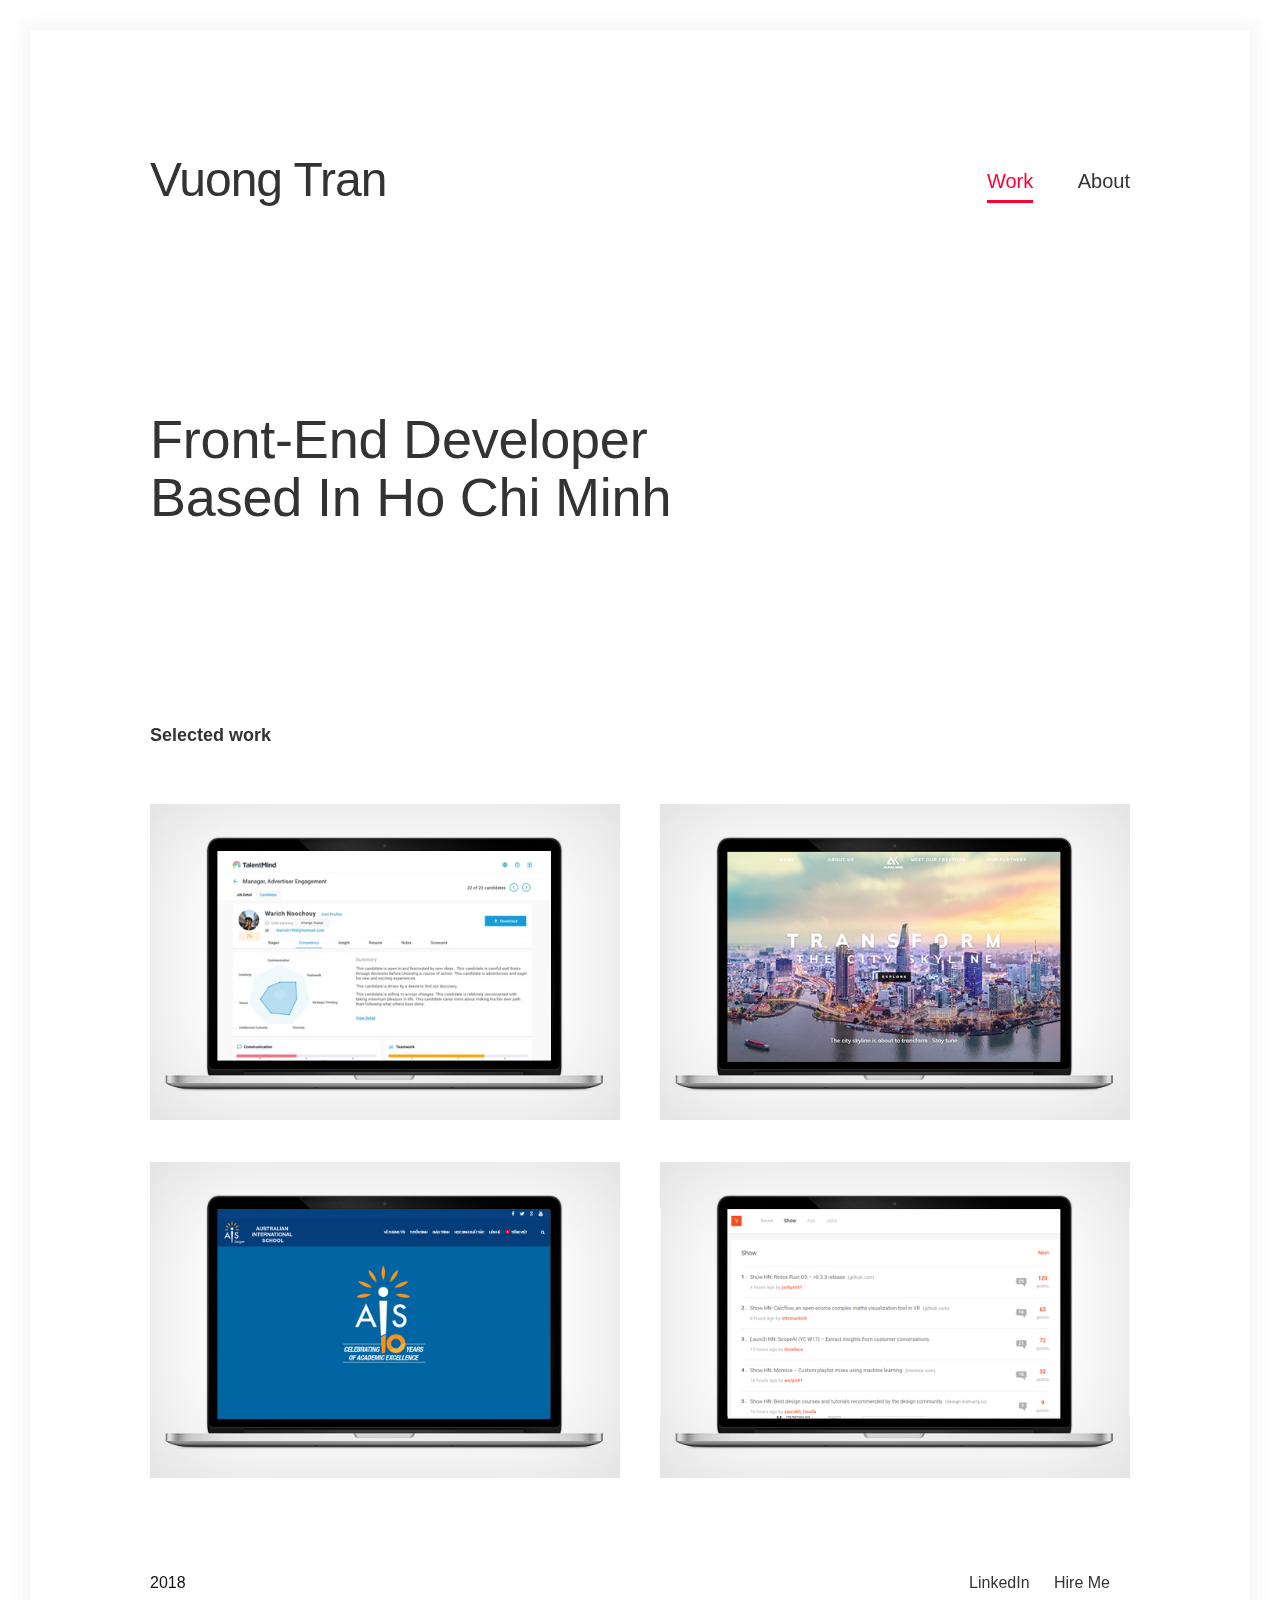
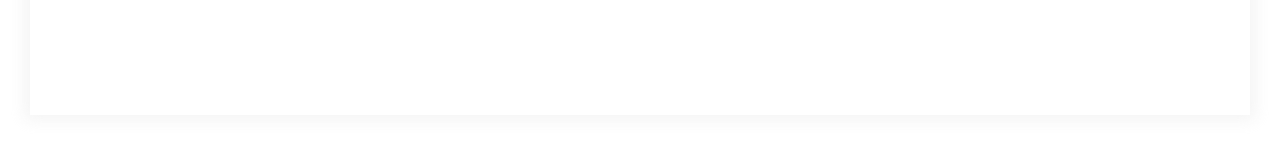
<file: index.html>
﻿<!DOCTYPE html>
<html xmlns="http://www.w3.org/1999/xhtml">
   <head>
      <meta content="text/html; charset=utf-8" http-equiv="Content-Type">
      <title>Vuong Tran</title>
      <meta name="author" content="Vuong Tran" />
      <meta name="description" content="Vuong Tran - Front-End Developer" />
      <meta name="keywords"  content="vuong,tran,vuong tran,vương trần,portfolio,front-end,front end,dev,developer" />
      <meta name="Resource-type" content="Document"/>
      <meta name="viewport" content="width=device-width, initial-scale=1">
      <meta property="og:site_name" content="Vuong Tran"/>
      <meta property="og:title" content="Vuong Tran" />
      <meta property="og:description" content="Vuong Tran - Front-End Developer"/>
      <meta property="og:type" content="website" />
      <meta property="og:url" content="http://vuongtran.co" />
      <link rel="shortcut icon" type="image/x-icon" href="vuongtran90.github.io/images/icon.png" >
      <meta http-equiv="X-UA-Compatible" content="IE=edge">
      <link href='https://fonts.googleapis.com/css?family=Open+Sans:400,600,700,300' rel='stylesheet' type='text/css'>
      <link rel="stylesheet" href="https://maxcdn.bootstrapcdn.com/font-awesome/4.5.0/css/font-awesome.min.css">
      <link href="css/reset.css" rel="stylesheet" type="text/css">
      <link href="css/style.css" rel="stylesheet" type="text/css">
   </head>
      <body>
        <div class="wrapper">
            <div class="inner-wrapper">
                <div class="header">
                    <h1 class="logo animated fadeInUp logo-full"><a href="index.html">Vuong Tran</a></h1>
                    <h1 class="logo animated fadeInUp logo-mobile"><a href="index.html">V</a></h1>
                    <button id="mobile-nav-button" class="mobile-nav-button animated fadeInUp"><span>Toggle Menu</span></button>
                    <nav class="mobile-nav">
                        <ul>
                            <li class=""><a href="index.html">Work</a></li>
                            <li class=""><a href="about.html">About</a></li>
                            <li class=""><a href="mailto:hello@vuongtran.co">Hire me</a></li>
                        </ul>
                    </nav>
                    <ul class="navigation animated fadeInUp">
                        <li><a href="index.html" class="active">Work</a></li>
                        <li><a href="about.html">About</a></li>
                    </ul>
                </div>
                <div class="hero">
                    <h2 class="title">
                        <span class="animated fadeInLeft">front-end developer</span>
                        <span class="animated fadeInUp">Based in Ho chi minh</span>
                    </h2>
                </div>
                <div class="projects animated fadeInUp">
                    <h2>Selected work</h2>
                    <div class="projects_inner">
           
                        <div class="project">
                            <div class="project_thumbnail">
                                <img src="images/img_project_talentmind.jpg" alt="TalentMind">
                            </div>
                            <div class="project_content_container">
                                <div class="project_content">
                                    <div class="h3">
                                        <div>
                                            <span class="project_name"> TalentMind</span>
                                            <span class="project_type">Angular 4</span>
                                        </div>
                                        <span class="project_line"></span>
                                        <ul class="project_tech">
                                            <li><a href="http://screening.talentmind.ai/" target="_blank"><i class="fa fa-share-square-o"></i> <b>Preview</b></a></li>
                                        </ul>
                                    </div>
                                </div>
                            </div>
                        </div>
                       
                        <div class="project">
                            <div class="project_thumbnail">
                                <img src="images/img_project_akr.jpg" alt="Alphaking">
                            </div>
                            <div class="project_content_container">
                                <div class="project_content">
                                    <div class="h3">
                                        <div>
                                            <span class="project_name"> Alphaking</span>
                                            <span class="project_type">HTML5, CSS3, Angular 4</span>
                                        </div>
                                        <span class="project_line"></span>
                                        <ul class="project_tech">
                                            <li><a href="http://www.alphakingvn.com/" target="_blank"><i class="fa fa-share-square-o"></i> <b>Preview</b></a></li>
                                        </ul>
                                    </div>
                                </div>
                            </div>
                        </div>
                       
                        <div class="project">
                            <div class="project_thumbnail">
                                <img src="images/img_project_eca.jpg" alt="csmile">
                            </div>
                            <div class="project_content_container">
                                <div class="project_content">
                                    <div class="h3">
                                        <div>
                                            <span class="project_name"> Australian International School</span>
                                            <span class="project_type">Angular2 with webpack</span>
                                        </div>
                                        <span class="project_line"></span>
                                        <ul class="project_tech">
                                            <li><a href="http://www.aisvietnam.com/" target="_blank"><i class="fa fa-share-square-o"></i> <b>Preview</b></a></li>
                                        </ul>
                                    </div>
                                </div>
                            </div>
                        </div>
                        <div class="project">
                            <div class="project_thumbnail">
                                <img src="images/img_project_hn.jpg" alt="HackerNewsClone">
                            </div>
                            <div class="project_content_container">
                                <div class="project_content">
                                    <div class="h3">
                                        <div>
                                            <span class="project_name"> Hacker News</span>
                                            <span class="project_type">Angular 4 CLI, Training</span>
                                        </div>
                                        <span class="project_line"></span>
                                        <ul class="project_tech">
                                            <li><a href="https://hnews-4a1fe.firebaseapp.com" target="_blank"><i class="fa fa-share-square-o"></i> <b>Preview</b></a></li>
                                            <li><a href="https://github.com/vuongtran90/HN" target="_blank"><i class="fa fa-github"></i> <b>View on Github</b></a></li>
                                        </ul>
                                    </div>
                                </div>
                            </div>
                        </div>
<!--                         <div class="project">
                            <div class="project_thumbnail">
                                <img src="images/img_project_csmile.jpg" alt="csmile">
                            </div>
                            <div class="project_content_container">
                                <div class="project_content">
                                    <div class="h3">
                                        <div>
                                            <span class="project_name">Csmile</span>
                                            <span class="project_type">Front End, Training</span>
                                        </div>
                                        <span class="project_line"></span>
                                        <ul class="project_tech">
                                            <li><a href="http://vuongtran90.github.io/csmile" target="_blank"><i class="fa fa-share-square-o"></i> <b>Preview</b></a></li>
                                            <li><a href="https://github.com/vuongtran90/csmile" target="_blank"><i class="fa fa-github"></i> <b>View on Github</b></a></li>
                                        </ul>
                                    </div>
                                </div>
                            </div>
                        </div> -->
<!--                         <div class="project">
                            <div class="project_thumbnail">
                                <img src="images/img_project_quote.jpg" alt="csmile">
                            </div>
                            <div class="project_content_container">
                                <div class="project_content">
                                    <div class="h3">
                                        <div>
                                            <span class="project_name">Quote</span>
                                            <span class="project_type">Front End, Training</span>
                                        </div>
                                        <span class="project_line"></span>
                                        <ul class="project_tech">
                                            <li><a href="http://vuongtran90.github.io/Quote" target="_blank"><i class="fa fa-share-square-o"></i> <b>Preview</b></a></li>
                                            <li><a href="https://github.com/vuongtran90/Quote" target="_blank"><i class="fa fa-github"></i> <b>View on Github</b></a></li>
                                        </ul>
                                    </div>
                                </div>
                            </div>
                        </div> -->
<!--                         <div class="project">
                            <div class="project_thumbnail">
                                <img src="images/img_project_jobboard.jpg" alt="Jobboard">
                            </div>
                            <div class="project_content_container">
                                <div class="project_content">
                                    <div class="h3">
                                        <div>
                                            <span class="project_name">Job Board</span>
                                            <span class="project_type">Front End, Training</span>
                                        </div>
                                        <span class="project_line"></span>
                                        <ul class="project_tech">
                                            <li><a href="http://vuongtran90.github.io/jobboard" target="_blank"><i class="fa fa-share-square-o"></i> <b>Preview</b></a></li>
                                            <li><a href="https://github.com/vuongtran90/jobboard" target="_blank"><i class="fa fa-github"></i> <b>View on Github</b></a></li>
                                        </ul>
                                    </div>
                                </div>
                            </div>
                        </div> -->
<!--                     <div class="project">
                        <div class="project_thumbnail">
                            <img src="images/img_project_izumi.jpg" alt="izumi">
                        </div>
                        <div class="project_content_container">
                            <div class="project_content">
                                <div class="h3">
                                    <div>
                                        <span class="project_name">Izumi</span>
                                        <span class="project_type">Front End</span>
                                    </div>
                                    <span class="project_line"></span>
                                    <ul class="project_tech">
                                        <li><a href="http://vuongtran90.github.io/izumi" target="_blank"><i class="fa fa-share-square-o"></i> <b>Preview</b></a></li>
                                        <li><a href="https://github.com/vuongtran90/izumi" target="_blank"><i class="fa fa-github"></i> <b>View on Github</b></a></li>
                                    </ul>
                                </div>
                            </div>
                        </div>
                    </div> -->
<!--                     <div class="project">
                        <div class="project_thumbnail">
                            <img src="images/img_project_cowm.jpg" alt="Cowm">
                        </div>
                        <div class="project_content_container">
                            <div class="project_content">
                                <div class="h3">
                                    <div>
                                        <span class="project_name">COWM</span>
                                        <span class="project_type">Front End</span>
                                    </div>
                                    <span class="project_line"></span>
                                    <ul class="project_tech">
                                        <li><a href="http://vuongtran90.github.io/COWM" target="_blank"><i class="fa fa-share-square-o"></i> <b>Preview</b></a></li>
                                        <li><a href="https://github.com/vuongtran90/COWM" target="_blank"><i class="fa fa-github"></i> <b>View on Github</b></a></li>
                                    </ul>
                                </div>
                            </div>
                        </div>
                    </div> -->
<!--                     <div class="project">
                        <div class="project_thumbnail">
                            <img src="images/img_project_glasscube.jpg" alt="glasscube">
                        </div>
                        <div class="project_content_container">
                            <div class="project_content">
                                <div class="h3">
                                    <div>
                                        <span class="project_name">Glasscube</span>
                                        <span class="project_type">Front End</span>
                                    </div>
                                    <span class="project_line"></span>
                                    <ul class="project_tech">
                                        <li><a href="http://vuongtran90.github.io/Glasscube" target="_blank"><i class="fa fa-share-square-o"></i> <b>Preview</b></a></li>
                                        <li><a href="https://github.com/vuongtran90/Glasscube" target="_blank"><i class="fa fa-github"></i> <b>View on Github</b></a></li>
                                    </ul>
                                </div>
                            </div>
                        </div>
                    </div> -->
<!--                     <div class="project">
                        <div class="project_thumbnail">
                            <img src="images/img_project_modus.jpg" alt="Modus">
                        </div>
                        <div class="project_content_container">
                            <div class="project_content">
                                <div class="h3">
                                    <div>
                                        <span class="project_name">Modus Versus</span>
                                        <span class="project_type">Front End, Self-Training</span>
                                    </div>
                                    <span class="project_line"></span>
                                    <ul class="project_tech">
                                        <li><a href="http://vuongtran90.github.io/modus" target="_blank"><i class="fa fa-share-square-o"></i> <b>Preview</b></a></li>
                                        <li><a href="https://github.com/vuongtran90/modus" target="_blank"><i class="fa fa-github"></i> <b>View on Github</b></a></li>
                                    </ul>
                                </div>
                            </div>
                        </div>
                    </div> -->
                    </div>
                </div>
                <div class="footer animated fadeInUp">
                    <p>2018</p>
                    <ul>
                        <li><a href="https://vn.linkedin.com/in/vuongtran90">LinkedIn</a></li>
                        <li><a href="mailto:hello@vuongtran.co">Hire Me</a></li>
                    </ul>
                </div>
            </div>
        </div>
        <script src="http://ajax.googleapis.com/ajax/libs/jquery/1.11.1/jquery.min.js" type="text/javascript"></script>
        <script src="js/main.js"></script>
      </body>
   </html>
</file>
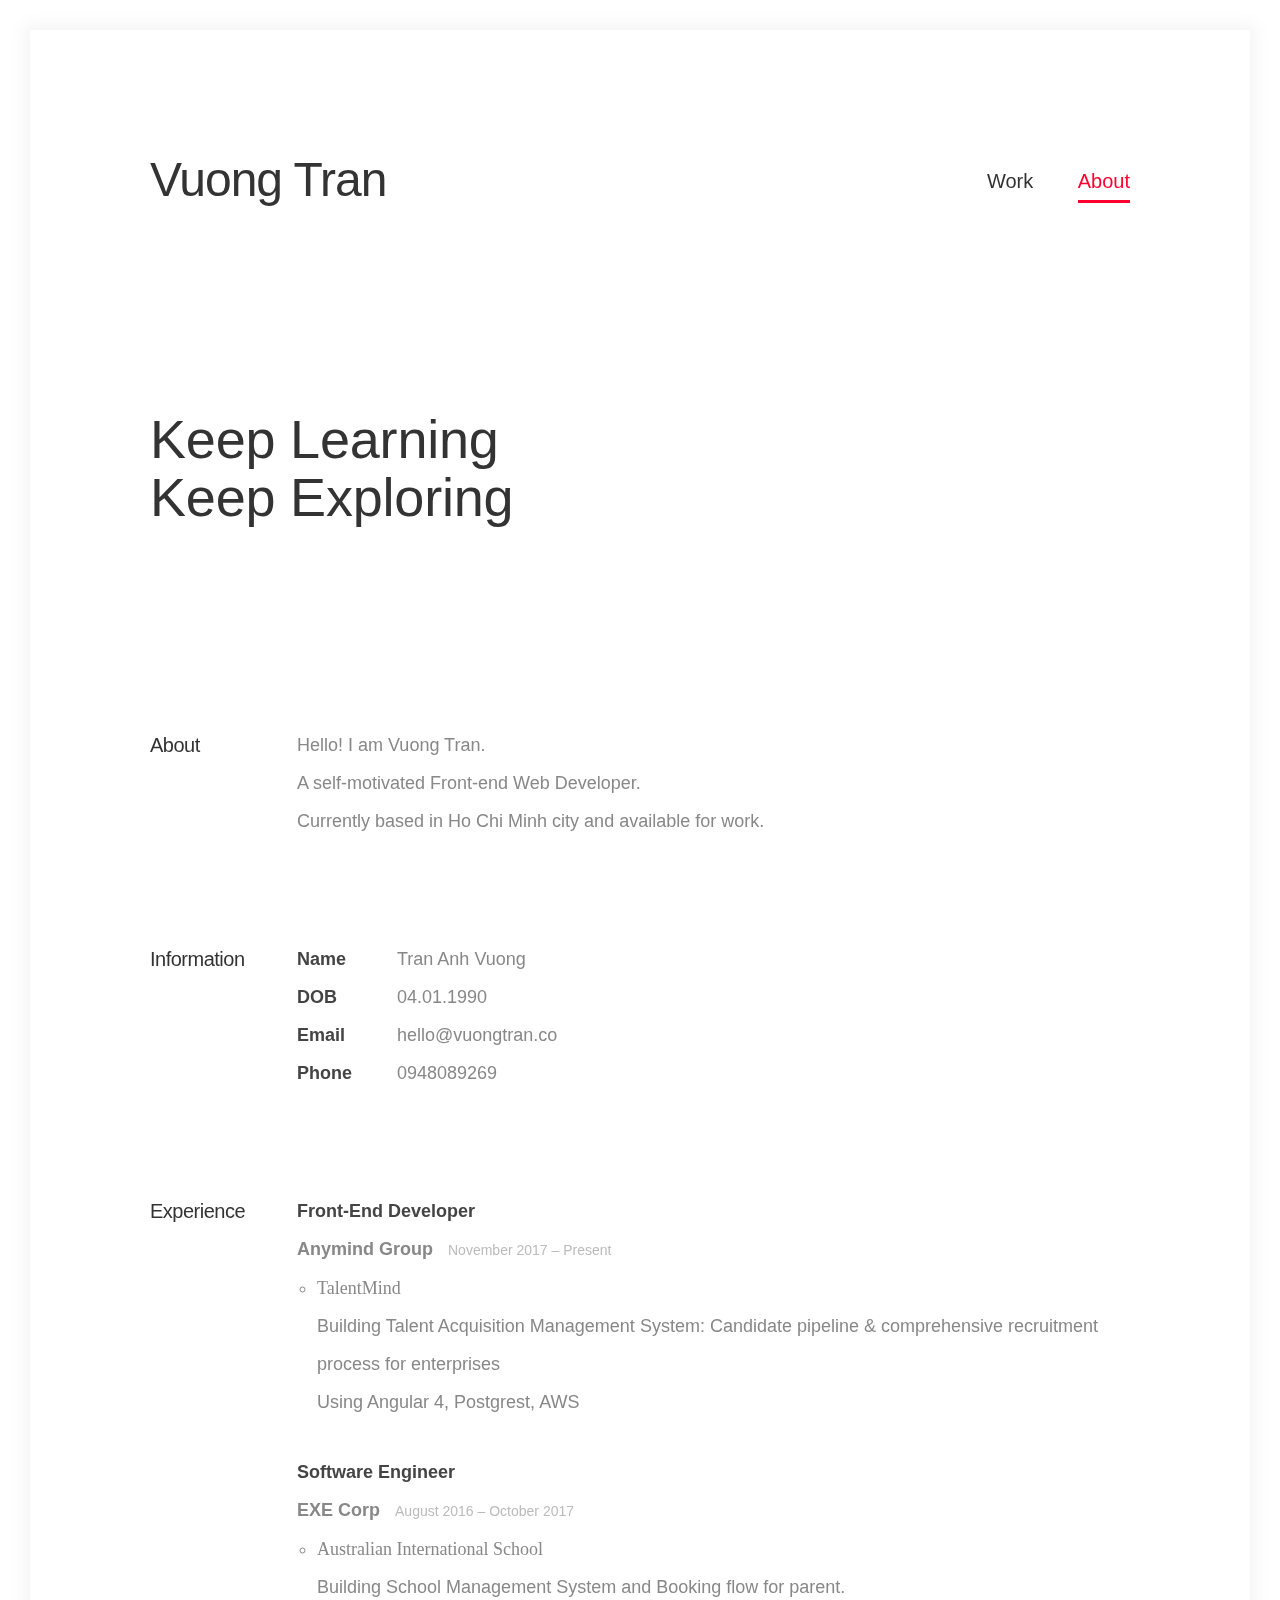
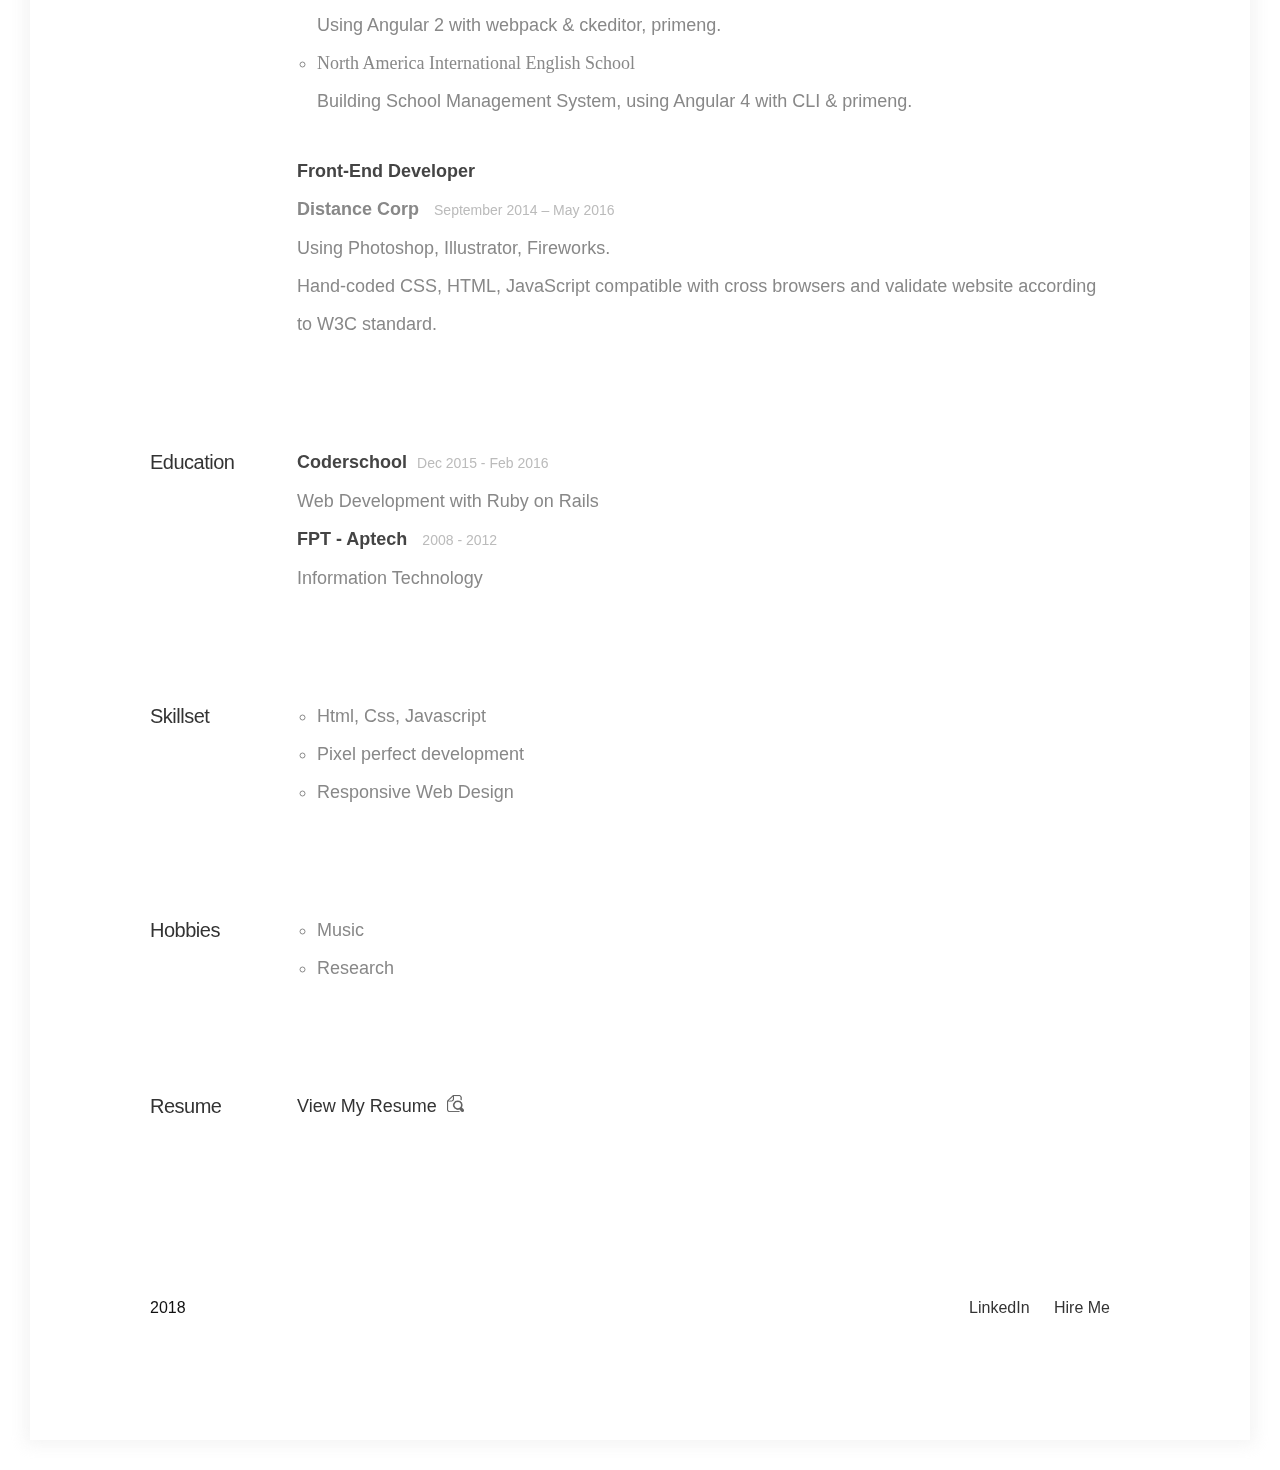
<file: about.html>
<!DOCTYPE html>
<html xmlns="http://www.w3.org/1999/xhtml">
   <head>
      <meta content="text/html; charset=utf-8" http-equiv="Content-Type">
      <title>Vuong Tran</title>
      <meta name="author" content="Vuong Tran" />
      <meta name="description" content="Vuong Tran - Front-End Developer" />
      <meta name="keywords"  content="vuong,tran,vuong tran,vương trần,portfolio,front-end,front end,dev,developer" />
      <meta name="Resource-type" content="Document"/>
      <meta name="viewport" content="width=device-width, initial-scale=1">
      <meta property="og:site_name" content="Vuong Tran"/>
      <meta property="og:title" content="Vuong Tran" />
      <meta property="og:description" content="Vuong Tran - Front-End Developer"/>
      <meta property="og:type" content="website" />
      <meta property="og:url" content="http://vuongtran.co" />
      <link rel="shortcut icon" type="image/x-icon" href="vuongtran90.github.io/images/icon.png" >
      <link href='https://fonts.googleapis.com/css?family=Open+Sans:400,600,700,300' rel='stylesheet' type='text/css'>
      <link href="css/reset.css" rel="stylesheet" type="text/css">
      <link href="css/style.css" rel="stylesheet" type="text/css">
   </head>
      <body>
        <div class="wrapper">
            <div class="inner-wrapper">
                <div class="header">
                    <button id="mobile-nav-button" class="mobile-nav-button animated fadeInUp"><span>Toggle Menu</span></button>
                    <nav class="mobile-nav">
                        <ul>
                            <li class=""><a href="index.html">Work</a></li>
                            <li class=""><a href="about.html">About</a></li>
                            <li class=""><a href="http://github.com/vuongtran90" data-link-type="page-redirect" target="_blank">Github</a></li>
                            <li class=""><a href="mailto:hello@vuongtran.co">Hire me</a></li>
                        </ul>
                    </nav>
                    <h1 class="logo animated fadeInUp logo-full"><a href="index.html"><span>Vuong</span> Tran</a></h1>
                    <h1 class="logo animated fadeInUp logo-mobile"><a href="index.html">V</a></h1>
                    <ul class="navigation animated fadeInUp">
                        <li><a href="index.html">Work</a></li>
                        <li><a href="about.html" class="active">About</a></li>
                    </ul>
                </div>
                <div class="hero">
                    <h2 class="about_hero">
                        <span class="animated fadeInLeft">Keep learning</span><span class="animated fadeInRight">keep exploring</span>
                    </h2>
                </div>
                <div class="content animated fadeInUp">
                    <div class="boxes">
                        <div class="box">
                            <h2 class="title">About</h2>
                            <div>
                                <p><span class="wia">Hello! I am Vuong Tran.</span><br/>
                                A self-motivated Front-end Web Developer.<br/>
                                Currently based in Ho Chi Minh city and available for work.</p>
                            </div>
                        </div>
                        <div class="box">
                            <h2 class="title">Information</h2>
                            <div>
                                <table>
                                    <tr>
                                        <th>Name</th>
                                        <td>Tran Anh Vuong</td>
                                    </tr>
                                    <tr>
                                        <th>DOB</th>
                                        <td>04.01.1990</td>
                                    </tr>
                                    <tr>
                                        <th>Email</th>
                                        <td>hello@vuongtran.co</td>
                                    </tr>
                                    <tr>
                                        <th>Phone</th>
                                        <td>0948089269</td>
                                    </tr>
                                </table>
                            </div>
                        </div>
                        <div class="box">
                            <h2 class="title">Experience</h2>
                            <div>
                               
                                <h3>Front-End Developer</h3>
                                <ul>
                                <li class="fw600">Anymind Group <span class="time">November 2017 – Present</span></li>
                                </ul>
                                <ul class="circle_list mb2r">
                                    <li>
                                        <p class="about_project_name">TalentMind</p>
                                        <p>Building Talent Acquisition Management System: Candidate pipeline & comprehensive recruitment process for enterprises</p>
                                        <p>Using Angular 4, Postgrest, AWS</p>
                                    </li>
                                </ul>
                               
                                <h3>Software Engineer</h3>
                                <ul>
                                <li class="fw600">EXE Corp <span class="time">August 2016 – October 2017</span></li>
                                </ul>
                                <ul class="circle_list mb2r">
                                    <li>
                                        <p class="about_project_name">Australian International School</p>
                                        <p>Building School Management System and Booking flow for parent.</p>
                                        <p>Using Angular 2 with webpack & ckeditor, primeng.</p>
                                    </li>
                                    <li>
                                        <p class="about_project_name">North America International English School</p>
                                        <p>Building School Management System, using Angular 4 with CLI & primeng.</p>
                                    </li>
                                </ul>
                                <h3>Front-End Developer</h3>
                                <ul>
                                    <li class="fw600">Distance Corp <span class="time">September 2014 – May 2016</span></li>
                                </ul>
                                <ul>
                                    <li>Using Photoshop, Illustrator, Fireworks.</li>
                                    <li>Hand-coded CSS, HTML, JavaScript compatible with cross browsers and validate website according to W3C standard.</li>
                                </ul>
                            </div>
                        </div>
                        <div class="box">
                            <h2 class="title">Education</h2>
                            <div>                           
                                <h3>Coderschool<span class="time">Dec 2015 - Feb 2016</span></h3>
                                <ul>
                                    <li>Web Development with Ruby on Rails</li>
                                </ul>
                                <h3>FPT - Aptech <span class="time">2008 - 2012</span></h3>
                                <ul>
                                    <li>Information Technology</li>
                                </ul>
                            </div>
                        </div>
                        <div class="box">
                            <h2 class="title">Skillset</h2>
                            <div>
                                <ul class="circle_list">
                                    <li>Html, Css, Javascript</li>
                                    <li>Pixel perfect development</li>
                                    <li>Responsive Web Design</li>
                                </ul>

                            </div>
                        </div>
                        <div class="box">
                            <h2 class="title">Hobbies</h2>
                            <div>
                                <ul class="circle_list">
                                    <li>Music</li>
                                    <li>Research</li>
                                </ul>
                            </div>
                        </div>
                        <div class="box">
                            <h2 class="title">Resume</h2>
                            <div>
                                <p><a href="Resume_2018.pdf">View My Resume <img src="images/view_icon.png" class="view_icon" alt="viewicon"></a></p>
                            </div>
                        </div>
                    </div>
                </div>
        </div>
        <div class="footer animated fadeInUp">
            <p>2018</p>
            <ul>
                <li><a href="https://vn.linkedin.com/in/vuongtran90">LinkedIn</a></li>
                <li><a href="mailto:hello@vuongtran.co">Hire Me</a></li>
            </ul>
        </div>
        <script src="http://ajax.googleapis.com/ajax/libs/jquery/1.11.1/jquery.min.js" type="text/javascript"></script>
        <script src="js/main.js"></script>
        </div>
    </body>
</html>
</file>
<file: css/style.css>
@font-face {
  font-family: 'Apercu bold italic';
  src: url('https://daks2k3a4ib2z.cloudfront.net/56e7dd1a0b15f5eb36389d7f/56f0c8f2d619bdc13d3d2792_apercu_bold_italic-webfont.woff2') format('woff2'), url('https://daks2k3a4ib2z.cloudfront.net/56e7dd1a0b15f5eb36389d7f/56f0c8f17a0b2d237271c00c_apercu_bold_italic-webfont.eot') format('embedded-opentype'), url('https://daks2k3a4ib2z.cloudfront.net/56e7dd1a0b15f5eb36389d7f/56f0c8f27a0b2d237271c00e_apercu_bold_italic-webfont.woff') format('woff'), url('https://daks2k3a4ib2z.cloudfront.net/56e7dd1a0b15f5eb36389d7f/56f0c8f17a0b2d237271c00d_apercu_bold_italic-webfont.ttf') format('truetype'), url('https://daks2k3a4ib2z.cloudfront.net/56e7dd1a0b15f5eb36389d7f/56f0c8f220b4d4ca3dde3a6f_apercu_bold_italic-webfont.svg') format('svg');
  font-weight: 400;
  font-style: italic;
}
@font-face {
  font-family: 'Apercu bold';
  src: url('https://daks2k3a4ib2z.cloudfront.net/56e7dd1a0b15f5eb36389d7f/56f2561f11273cb52ac47e24_apercu_bold-webfont.woff2') format('woff2'), url('https://daks2k3a4ib2z.cloudfront.net/56e7dd1a0b15f5eb36389d7f/56f2561e92936c517e191efc_apercu_bold-webfont.eot') format('embedded-opentype'), url('https://daks2k3a4ib2z.cloudfront.net/56e7dd1a0b15f5eb36389d7f/56f2561f3b646f43524abce8_apercu_bold-webfont.woff') format('woff'), url('https://daks2k3a4ib2z.cloudfront.net/56e7dd1a0b15f5eb36389d7f/56f2561f6d1541507eedcbe3_apercu_bold-webfont.ttf') format('truetype'), url('https://daks2k3a4ib2z.cloudfront.net/56e7dd1a0b15f5eb36389d7f/56f2561f6d1541507eedcbe4_apercu_bold-webfont.svg') format('svg');
  font-weight: 400;
  font-style: normal;
}
@font-face {
  font-family: 'Apercu italic';
  src: url('https://daks2k3a4ib2z.cloudfront.net/56e7dd1a0b15f5eb36389d7f/56f25bac11273cb52ac48541_apercu_italic-webfont.woff2') format('woff2'), url('https://daks2k3a4ib2z.cloudfront.net/56e7dd1a0b15f5eb36389d7f/56f25bac92936c517e192164_apercu_italic-webfont.eot') format('embedded-opentype'), url('https://daks2k3a4ib2z.cloudfront.net/56e7dd1a0b15f5eb36389d7f/56f25bac11273cb52ac48542_apercu_italic-webfont.woff') format('woff'), url('https://daks2k3a4ib2z.cloudfront.net/56e7dd1a0b15f5eb36389d7f/56f25bac3b646f43524ac2bc_apercu_italic-webfont.ttf') format('truetype'), url('https://daks2k3a4ib2z.cloudfront.net/56e7dd1a0b15f5eb36389d7f/56f25bac32bf3fb02ad125c6_apercu_italic-webfont.svg') format('svg');
  font-weight: 400;
  font-style: italic;
}
@font-face {
  font-family: 'Apercu light italic';
  src: url('https://daks2k3a4ib2z.cloudfront.net/56e7dd1a0b15f5eb36389d7f/56f25c08acfdc04c5240666a_apercu_light_italic-webfont.woff2') format('woff2'), url('https://daks2k3a4ib2z.cloudfront.net/56e7dd1a0b15f5eb36389d7f/56f25c0892936c517e192172_apercu_light_italic-webfont.eot') format('embedded-opentype'), url('https://daks2k3a4ib2z.cloudfront.net/56e7dd1a0b15f5eb36389d7f/56f25c0892936c517e192173_apercu_light_italic-webfont.woff') format('woff'), url('https://daks2k3a4ib2z.cloudfront.net/56e7dd1a0b15f5eb36389d7f/56f25c0892936c517e192174_apercu_light_italic-webfont.ttf') format('truetype'), url('https://daks2k3a4ib2z.cloudfront.net/56e7dd1a0b15f5eb36389d7f/56f25c0892936c517e192175_apercu_light_italic-webfont.svg') format('svg');
  font-weight: 400;
  font-style: italic;
}
@font-face {
  font-family: 'Apercu light';
  src: url('https://daks2k3a4ib2z.cloudfront.net/56e7dd1a0b15f5eb36389d7f/56f266522da54da36eb45d53_apercu_light-webfont.woff2') format('woff2'), url('https://daks2k3a4ib2z.cloudfront.net/56e7dd1a0b15f5eb36389d7f/56f2665292936c517e1939c7_apercu_light-webfont.eot') format('embedded-opentype'), url('https://daks2k3a4ib2z.cloudfront.net/56e7dd1a0b15f5eb36389d7f/56f266523b646f43524ad719_apercu_light-webfont.woff') format('woff'), url('https://daks2k3a4ib2z.cloudfront.net/56e7dd1a0b15f5eb36389d7f/56f266522da54da36eb45d54_apercu_light-webfont.ttf') format('truetype'), url('https://daks2k3a4ib2z.cloudfront.net/56e7dd1a0b15f5eb36389d7f/56f2665292936c517e1939c8_apercu_light-webfont.svg') format('svg');
  font-weight: 400;
  font-style: normal;
}
@font-face {
  font-family: 'Apercu medium italic';
  src: url('https://daks2k3a4ib2z.cloudfront.net/56e7dd1a0b15f5eb36389d7f/56f25c5632bf3fb02ad1261b_apercu_medium_italic-webfont.woff2') format('woff2'), url('https://daks2k3a4ib2z.cloudfront.net/56e7dd1a0b15f5eb36389d7f/56f25c563b646f43524ac2e1_apercu_medium_italic-webfont.eot') format('embedded-opentype'), url('https://daks2k3a4ib2z.cloudfront.net/56e7dd1a0b15f5eb36389d7f/56f25c5611273cb52ac4861e_apercu_medium_italic-webfont.woff') format('woff'), url('https://daks2k3a4ib2z.cloudfront.net/56e7dd1a0b15f5eb36389d7f/56f25c56acfdc04c5240666d_apercu_medium_italic-webfont.ttf') format('truetype'), url('https://daks2k3a4ib2z.cloudfront.net/56e7dd1a0b15f5eb36389d7f/56f25c566d1541507eedd2b5_apercu_medium_italic-webfont.svg') format('svg');
  font-weight: 400;
  font-style: italic;
}
@font-face {
  font-family: 'Apercu medium';
  src: url('https://daks2k3a4ib2z.cloudfront.net/56e7dd1a0b15f5eb36389d7f/56f25c8711273cb52ac48765_apercu_medium-webfont.woff2') format('woff2'), url('https://daks2k3a4ib2z.cloudfront.net/56e7dd1a0b15f5eb36389d7f/56f25c8792936c517e1921a5_apercu_medium-webfont.eot') format('embedded-opentype'), url('https://daks2k3a4ib2z.cloudfront.net/56e7dd1a0b15f5eb36389d7f/56f25c876d1541507eedd2ba_apercu_medium-webfont.woff') format('woff'), url('https://daks2k3a4ib2z.cloudfront.net/56e7dd1a0b15f5eb36389d7f/56f25c8832bf3fb02ad1261e_apercu_medium-webfont.ttf') format('truetype'), url('https://daks2k3a4ib2z.cloudfront.net/56e7dd1a0b15f5eb36389d7f/56f25c883b646f43524ac2e6_apercu_medium-webfont.svg') format('svg');
  font-weight: 400;
  font-style: normal;
}
@font-face {
  font-family: 'Apercu mono';
  src: url('https://daks2k3a4ib2z.cloudfront.net/56e7dd1a0b15f5eb36389d7f/56f25cb192936c517e1923d0_apercu_mono-webfont.woff2') format('woff2'), url('https://daks2k3a4ib2z.cloudfront.net/56e7dd1a0b15f5eb36389d7f/56f25cb13b646f43524ac2f8_apercu_mono-webfont.eot') format('embedded-opentype'), url('https://daks2k3a4ib2z.cloudfront.net/56e7dd1a0b15f5eb36389d7f/56f25cb16d1541507eedd2bf_apercu_mono-webfont.woff') format('woff'), url('https://daks2k3a4ib2z.cloudfront.net/56e7dd1a0b15f5eb36389d7f/56f25cb192936c517e1923d1_apercu_mono-webfont.ttf') format('truetype'), url('https://daks2k3a4ib2z.cloudfront.net/56e7dd1a0b15f5eb36389d7f/56f25cb132bf3fb02ad12624_apercu_mono-webfont.svg') format('svg');
  font-weight: 400;
  font-style: normal;
}
@font-face {
  font-family: 'Apercu regular';
  src: url('https://daks2k3a4ib2z.cloudfront.net/56e7dd1a0b15f5eb36389d7f/56f25ccb32bf3fb02ad12627_apercu_regular-webfont.woff2') format('woff2'), url('https://daks2k3a4ib2z.cloudfront.net/56e7dd1a0b15f5eb36389d7f/56f25ccb3b646f43524ac2fc_apercu_regular-webfont.eot') format('embedded-opentype'), url('https://daks2k3a4ib2z.cloudfront.net/56e7dd1a0b15f5eb36389d7f/56f25ccb6d1541507eedd31e_apercu_regular-webfont.woff') format('woff'), url('https://daks2k3a4ib2z.cloudfront.net/56e7dd1a0b15f5eb36389d7f/56f25ccb11273cb52ac4876f_apercu_regular-webfont.ttf') format('truetype'), url('https://daks2k3a4ib2z.cloudfront.net/56e7dd1a0b15f5eb36389d7f/56f25ccbacfdc04c52406679_apercu_regular-webfont.svg') format('svg');
  font-weight: 400;
  font-style: normal;
}
@font-face {
  font-family: 'Tiempos text regular italic';
  src: url('https://daks2k3a4ib2z.cloudfront.net/56e7dd1a0b15f5eb36389d7f/56f2685192936c517e193f06_tiempos_text_regular_italic-webfont.woff2') format('woff2'), url('https://daks2k3a4ib2z.cloudfront.net/56e7dd1a0b15f5eb36389d7f/56f268512da54da36eb45e57_tiempos_text_regular_italic-webfont.eot') format('embedded-opentype'), url('https://daks2k3a4ib2z.cloudfront.net/56e7dd1a0b15f5eb36389d7f/56f268512da54da36eb45e58_tiempos_text_regular_italic-webfont.woff') format('woff'), url('https://daks2k3a4ib2z.cloudfront.net/56e7dd1a0b15f5eb36389d7f/56f268513b646f43524ada47_tiempos_text_regular_italic-webfont.ttf') format('truetype'), url('https://daks2k3a4ib2z.cloudfront.net/56e7dd1a0b15f5eb36389d7f/56f268513b646f43524ada48_tiempos_text_regular_italic-webfont.svg') format('svg');
  font-weight: 400;
  font-style: italic;
}
@font-face {
  font-family: 'Tiempos text regular';
  src: url('https://daks2k3a4ib2z.cloudfront.net/56e7dd1a0b15f5eb36389d7f/56f26891d9cb98a86e4de78f_tiempos_text_regular-webfont.woff2') format('woff2'), url('https://daks2k3a4ib2z.cloudfront.net/56e7dd1a0b15f5eb36389d7f/56f268912da54da36eb45ea0_tiempos_text_regular-webfont.eot') format('embedded-opentype'), url('https://daks2k3a4ib2z.cloudfront.net/56e7dd1a0b15f5eb36389d7f/56f26891d9cb98a86e4de790_tiempos_text_regular-webfont.woff') format('woff'), url('https://daks2k3a4ib2z.cloudfront.net/56e7dd1a0b15f5eb36389d7f/56f26892d9cb98a86e4de791_tiempos_text_regular-webfont.ttf') format('truetype'), url('https://daks2k3a4ib2z.cloudfront.net/56e7dd1a0b15f5eb36389d7f/56f26892d9cb98a86e4de792_tiempos_text_regular-webfont.svg') format('svg');
  font-weight: 400;
  font-style: normal;
}
@font-face {
  font-family: 'Tiempos text semibold italic';
  src: url('https://daks2k3a4ib2z.cloudfront.net/56e7dd1a0b15f5eb36389d7f/56f268c8acfdc04c52407686_tiempos_text_semibold_italic-webfont.woff2') format('woff2'), url('https://daks2k3a4ib2z.cloudfront.net/56e7dd1a0b15f5eb36389d7f/56f268c892936c517e193fca_tiempos_text_semibold_italic-webfont.eot') format('embedded-opentype'), url('https://daks2k3a4ib2z.cloudfront.net/56e7dd1a0b15f5eb36389d7f/56f268c83b646f43524adb66_tiempos_text_semibold_italic-webfont.woff') format('woff'), url('https://daks2k3a4ib2z.cloudfront.net/56e7dd1a0b15f5eb36389d7f/56f268c992936c517e193fcb_tiempos_text_semibold_italic-webfont.ttf') format('truetype'), url('https://daks2k3a4ib2z.cloudfront.net/56e7dd1a0b15f5eb36389d7f/56f268c9d9cb98a86e4de797_tiempos_text_semibold_italic-webfont.svg') format('svg');
  font-weight: 400;
  font-style: italic;
}
@font-face {
  font-family: 'Tiempos text semibold';
  src: url('https://daks2k3a4ib2z.cloudfront.net/56e7dd1a0b15f5eb36389d7f/56f269023b646f43524adb83_tiempos_text_semibold-webfont.woff2') format('woff2'), url('https://daks2k3a4ib2z.cloudfront.net/56e7dd1a0b15f5eb36389d7f/56f26902d9cb98a86e4de7ab_tiempos_text_semibold-webfont.eot') format('embedded-opentype'), url('https://daks2k3a4ib2z.cloudfront.net/56e7dd1a0b15f5eb36389d7f/56f269023b646f43524adb84_tiempos_text_semibold-webfont.woff') format('woff'), url('https://daks2k3a4ib2z.cloudfront.net/56e7dd1a0b15f5eb36389d7f/56f2690292936c517e193fd7_tiempos_text_semibold-webfont.ttf') format('truetype'), url('https://daks2k3a4ib2z.cloudfront.net/56e7dd1a0b15f5eb36389d7f/56f26902d9cb98a86e4de7ac_tiempos_text_semibold-webfont.svg') format('svg');
  font-weight: 400;
  font-style: normal;
}
@font-face {
  font-family: 'Tiemposheadline';
  src: url('https://daks2k3a4ib2z.cloudfront.net/56e7dd1a0b15f5eb36389d7f/5996a8167488150001d1c08a_TiemposHeadline-Medium.eot') format('embedded-opentype'), url('https://daks2k3a4ib2z.cloudfront.net/56e7dd1a0b15f5eb36389d7f/5996a8166dd4d50001b7f385_TiemposHeadline-Medium.woff') format('woff'), url('https://daks2k3a4ib2z.cloudfront.net/56e7dd1a0b15f5eb36389d7f/5996a8163f1ad60001cd0169_TiemposHeadline-Medium.ttf') format('truetype'), url('https://daks2k3a4ib2z.cloudfront.net/56e7dd1a0b15f5eb36389d7f/5996a8167488150001d1c08b_TiemposHeadline-Medium.otf') format('opentype');
  font-weight: 400;
  font-style: normal;
}

a {
text-decoration: none;
color: #333;
}
body {    
font-family: 'Apercu light', sans-serif;
font-size: 16px;
opacity: 1;
display: block;
transition: opacity 600ms ease-in;
color: #333;
padding: 30px;
}
p,ul li {
line-height: 25px;
color: #666;
}
html {
text-rendering: optimizeLegibility !important;
-webkit-font-smoothing: antialiased !important;
}
.mb2r {
margin-bottom: 2rem;
}
.wrapper {
width: 100%;
margin: 0 auto;
padding: 120px;
box-shadow: 0 0 15px 5px rgba(241, 241, 241, 0.8);
-webkit-transition: margin 250ms cubic-bezier(.25,.46,.45,.94),border .4s cubic-bezier(.55,.085,.68,.53);
transition: margin 250ms cubic-bezier(.25,.46,.45,.94),border .4s cubic-bezier(.55,.085,.68,.53);
text-decoration: none;
}
.inner-wrapper {       
position: relative;
width: 100%;
height: 100%;
max-width: 1200px;
margin: 0 auto;
}
.header {
margin: 0 auto;
}
.wrapper:after,
.header:after {
content: '';
display: table;
clear: both;
}
.header .logo {
text-transform: uppercase;
float: left;
position: relative;
z-index: 10;
-webkit-animation-delay: 0.2s;
animation-delay: 0.2s;
}
.header .logo-mobile {
display: none;
}
.header .logo a {
font-family: 'Apercu medium', sans-serif;
font-size: 48px;
line-height: 60px;
letter-spacing: -1px;
text-transform: capitalize;
}
.header .navigation {
float: right;
-webkit-animation-delay: 0.2s;
animation-delay: 0.2s;
padding-top: 25px;
}
.header .navigation li {
display: inline-block;
margin-left: 40px;
line-height: 1px;
}
.header .navigation a:hover {
/*border-bottom: 3px solid #333;*/
color: #ff0030
}
.header .navigation a.active {
border-bottom: 3px solid #ff0030;
color: #ff0030
}
.header .navigation a.active:before {
  display: none
}
.header .navigation a.active:after {
  display: none
}
.header .navigation a {
font-family: 'Apercu regular',Arial,sans-serif;
font-size: 20px;
padding-bottom: 18px;
display: inline-block;
position: relative;
}
.header .navigation a:before,
.header .navigation a:after {
  content: '';
  position: absolute;
  bottom: -4px;
  left: 0;
  right: 0;
  height: 3px;
  background-color: #ff0030;
}

.header .navigation a:before {
  opacity: 0;
  -webkit-transform: translateY(-8px);
  -ms-transform: translateY(-8px);
  transform: translateY(-8px);
  -webkit-transition: -webkit-transform 0s cubic-bezier(0.175, 0.885, 0.32, 1.275), opacity 0s;
  transition: transform 0s cubic-bezier(0.175, 0.885, 0.32, 1.275), opacity 0s;
}

.header .navigation a:after {
  opacity: 0;
  -webkit-transform: translateY(4px);
  -ms-transform: translateY(4px);
  transform: translateY(4px);
  -webkit-transition: -webkit-transform 0.2s cubic-bezier(0.175, 0.885, 0.32, 1.275), opacity 0.2s;
  transition: transform 0.2s cubic-bezier(0.175, 0.885, 0.32, 1.275), opacity 0.2s;
}

.header .navigation a:hover:before,
.header .navigation a:hover:after,
.header .navigation a:focus:before,
.header .navigation a:focus:after {
  opacity: 1;
  -webkit-transform: translateY(0);
  -ms-transform: translateY(0);
  transform: translateY(0);
}

.header .navigation a:hover:before,
.header .navigation a:focus:before {
  -webkit-transition: -webkit-transform 0.2s cubic-bezier(0.175, 0.885, 0.32, 1.275), opacity 0.2s;
  transition: transform 0.2s cubic-bezier(0.175, 0.885, 0.32, 1.275), opacity 0.2s;
}

.header .navigation a:hover:after,
.header .navigation a:focus:after {
  -webkit-transition: -webkit-transform 0s 0.2s cubic-bezier(0.175, 0.885, 0.32, 1.275), opacity 0s 0.2s;
  transition: transform 0s 0.2s cubic-bezier(0.175, 0.885, 0.32, 1.275), opacity 0s 0.2s;
}

.hero {
margin: 200px 0;    
font-family: 'Tiemposheadline' ,Arial,sans-serif;
color: #333;
font-size: 54px;
line-height: 58px;
font-weight: 400;
letter-spacing: -.2px;
text-transform: capitalize;
}

.hero .title {
/*font-family: 'Apercu light',Arial,sans-serif;
text-transform: capitalize;
letter-spacing: -1px;
font-size: 40px;
display: inline;    
line-height: 60px;*/
}
.about_hero span,
.hero .title span {
display: block;
-webkit-animation-delay: 1s;
animation-delay: 1s;
}
/*.hero .title > span:last-child {
font-size: 20px;
color: #888;
font-weight: 400;
letter-spacing: 9px;
line-height: 48px;
}*/
.projects {
margin: 0 auto;
-webkit-animation-delay: 1.5s;
animation-delay: 1.5s;
}
.projects h2 {
margin-bottom: 60px;
font-size: 18px;
font-family: 'Apercu light',Arial,sans-serif;
font-weight: 600;
}
.projects_inner {
overflow: hidden;
}
.project {
display: block;
width: 48%;
float: left;
position: relative;
margin-bottom: 4%;
overflow: hidden;
}
.projects_inner .project:nth-child(odd) {
margin-left: 0;
}
.projects_inner .project:nth-child(even) {
margin-left: 4%;
}
.project_content_container {
position: absolute;
left: 0;
top: 0;
background: #f7f7f7;
width: 100%;
height: 100%;
opacity: 0;
transition: 0.5s all;
}
.project_thumbnail {
transition: 0.5s all;
-ms-transform: scale(1);
-webkit-transform: scale(1);
transform: scale(1)
}
.project:hover .project_content_container {
opacity: 1;
}
.project:hover .project_thumbnail {
-ms-transform: scale(1.02);
-webkit-transform: scale(1.02);
transform: scale(1.02);
opacity: 0;
}
.project:hover .project_content .project_name {
-webkit-transform: scale(1) translateY(0px);
-ms-transform: scale(1) translateY(0px);
transform: scale(1) translateY(0px);
transition: 0.6s all;
}
.project_content {
display: table;
width: 100%;
height: 100%;
}
.project_content .h3 {
color: #555;
text-align: center;
display: table-cell;
vertical-align: middle;
}
.project:hover .project_line {
-webkit-transform: translateY(0px);
-moz-transform: translateY(0px);
-ms-transform: translateY(0px);
-o-transform: translateY(0px);
transform: translateY(0px);
transition: 0.5s all;
}
.project_line {
display: inline-block;
height: 1px;
width: 20px;
border-top: 1px solid #999;
-webkit-transform: translateY(10px);
-moz-transform: translateY(10px);
-ms-transform: translateY(10px);
-o-transform: translateY(10px);
transform: translateY(10px);
transition: 0.5s all;
}
.project .project_name {
font-size: 18px;
display: block;
color: #555;
-webkit-transform: scale(.65) translateY(10px);
-ms-transform: scale(.65) translateY(10px);
transform: scale(.65) translateY(10px);
transition: 0.5s all;
}
.project_content .project_line {
margin-top: 20px;
}
.project_content .project_type {
display: block;
font-size: 15px;
color: #999;
padding-top: 15px;
-webkit-transform: translateY(10px);
-ms-transform: translateY(10px);
transform: translateY(10px);
transition: 0.6s all;
}
.project:hover .project_content .project_type {
-webkit-transform: translateY(0px);
-ms-transform: translateY(0px);
transform: translateY(0px);
}
.project:hover .project_content .project_line {
width: 60px;
}
.project:hover .project_content .project_tech {
-webkit-transform: translateY(0px);
-ms-transform: translateY(0px);
transform: translateY(0px);
}
.project_content .project_tech {
font-size: 15px;
display: block;
padding-top: 15px;
color: #aaa;
-webkit-transform: translateY(20px);
-ms-transform: translateY(20px);
transform: translateY(20px);
transition: 0.6s all;
letter-spacing: 1px;
}
.project_content p {
color: #888;
text-align: justify;
}
.project_thumbnail img {
width: 100%;
}
.content {
margin-bottom: 100px;
-webkit-animation-delay: 1s;
animation-delay: 1s;
}
.box {
overflow: hidden;
margin-bottom: 100px;
}
.box h3 {
color: #444 !important;
font-weight: 600;
}
.box h2 {
float: left;
width: 15%;
line-height: 38px;
margin-bottom: 20px;
font-size: 20px;
font-family: 'Apercu medium',Arial,sans-serif;
letter-spacing: -.5px;
}
.box .time {
color: #bbb;
font-weight: 400;
padding-left: 10px;
font-size: 14px;
}
.box > div {
float: left;
width: 83%;
}
.box > div ul li,
.box > div p,
.box > div table,
.box > div h3 {
line-height: 38px;
color: #888;
font-size: 18px
}
.box > div table {
text-align: left;
}
.box > div table th {
width: 100px;
text-align: left;
color: #444;
font-weight: 600;
}
.fw600 {
font-weight: 600;
}
.mobile-nav-button {
background: transparent;
display: block;
overflow: hidden;
margin: 0;
padding: 0;
width: 40px;
height: 40px;
font-size: 0;
text-indent: -9999px;
appearance: none;
box-shadow: none;
border-radius: none;
border: none;
cursor: pointer;
-webkit-transition: background 0.3s;
transition: background 0.3s;
color: #222;
position: absolute;
top: 3%;
right: 20px;
z-index: 11;
display: none;
outline: none;
-webkit-animation-delay: 0.2s;
animation-delay: 0.2s;
}
.mobile-nav-button span {
display: block;
position: absolute;
top: 22px;
left: 9px;
right: 9px;
height: 2px;
background: #222222;
-webkit-transition: background 0s 0.3s;
transition: background 0s 0.3s;
}
.mobile-nav-button span::before, .mobile-nav-button span::after {
position: absolute;
display: block;
left: 0;
width: 100%;
height: 2px;
background-color: #222222;
content: "";
-webkit-transition-duration: 0.3s, 0.3s;
-webkit-transition-delay: 0.3s, 0s;
transition-duration: 0.3s, 0.3s;
transition-delay: 0.3s, 0s;
}
.mobile-nav-button span:before {
top: -6px;
-webkit-transition-property: top, -webkit-transform;
transition-property: top, transform;
}
.mobile-nav-button span::after {
bottom: -6px;
-webkit-transition-property: bottom, -webkit-transform;
transition-property: bottom, transform;
}
.nav-shown .mobile-nav-button span::before, .nav-shown .mobile-nav-button span::after {
-webkit-transition-delay: 0s, 0.3s;
transition-delay: 0s, 0.3s;
}
.nav-shown .mobile-nav-button span::before {
top: 0;
-ms-transform: rotate(45deg);
-webkit-transform: rotate(45deg);
transform: rotate(45deg);
}
.nav-shown .mobile-nav-button span::after {
bottom: 0;
-ms-transform: rotate(-45deg);
-webkit-transform: rotate(-45deg);
transform: rotate(-45deg);
}
.nav-shown .mobile-nav-button span {
background: none;
}
.mobile-nav ul li {
padding: 10px;
}
.mobile-nav {
position: fixed;
width: 100%;
height: 100%;
left:0;
background: #fff;
z-index: -1;
padding-top: 50px;
text-align: center;
opacity: 0;
-webkit-transition: 0.5s all;
transition: 0.5s all;
}
.footer {
margin: 0 auto;
overflow: hidden;
-webkit-animation-delay: 2s;
animation-delay: 1.5s;
width: 100%;
color: #333;
font-size: 16px;
max-width: 1200px;
font-family: 'Apercu regular',Arial,sans-serif;
padding-top: 50px
}
.footer p {
float: left;
color: #111;
}
.footer ul {
float: right;
}
.footer ul li {
display: inline-block;
margin-right: 20px;
}
.footer ul li a:hover {
/*text-decoration: underline;*/
}
.about_hero {
-webkit-animation-delay: 1s;
animation-delay: 1s;
}
.circle_list li {
list-style-type: circle;
margin-left: 20px;
}
.view_icon {
width: 22px;
padding-left: 5px;
}
.project_tech li a {
color: #666;
}
.about_project_name {
  color: #616161;
  font-family: 'Apercu regular';
}
/*------------------------------------*\
    RESPONSIVE
\*------------------------------------*/
@media screen and (max-width: 992px) {
    body {
    padding:0;
    }
    .wrapper {
    margin: 0;
    border: 10px solid #f0f0f0;
    padding: 80px;
    box-shadow: none;
    }
    .mobile-nav {
      border: 10px solid #f0f0f0;
      border-top: none;
    }
}
@media screen and (max-width:768px) {
    .wrapper {
    padding: 50px;
    }
    .box > div {
      width: auto;
    }
    .hero {
    font-size: 45px;
    margin-top: 120px;
    margin-bottom: 120px;
    }
    .header .logo-mobile {
    display: block
    }
    .header .logo-full {
    display: none;
    }
    .mobile-nav-button {
    display: block;
    top: 25px;
    right: 0;
    }
    .mobile-nav-button span {
    top: 7px;
    }
    .navigation {
    display: none;
    }
    .project:last-child {
    border-bottom: 1px solid #ccc;
    }
    .project {
    max-height: inherit;
    margin-bottom: 0px;
    border-top: 1px solid #ccc;
    padding: 55px 5px;
    width: 100%;
    overflow: inherit;
    }
    .project_content_container {
    background: #fff;
    opacity: 1;
    }
    .projects_inner .project:nth-child(even),
    .projects_inner .project:nth-child(odd) {
    margin-left: 0;
    }
    .project > div:first-child {
    display: none;
    }
    .project_content_container {
    width: 100%;
    padding: 0;
    margin: 0;
    }
    .project_content .h3 {
    padding: 0 5px;
    }
    .project_content .project_name {
    font-size: 15px;
    margin-bottom: 0px;
    font-weight: bold;
    float: left;
    -webkit-transform: scale(1) translateY(0px);
    -ms-transform: scale(1) translateY(0px);
     transform: scale(1) translateY(0px);
    }
    .project_content_container p {
    font-size: 15px;
    }
    .project_content_container:before,
    .project_content_container:after {
    border: none;
    }
    .project_content p {
    display: none;
    }
    .project_content .h3 .project_tech {
    display: inline-block;
    padding-top: 10px;
    float: right;
    font-weight: 400;
    font-size: 15px;
    color: #666;
    margin: 0;
    -webkit-transform: translateY(0px);
    -ms-transform: translateY(0px);
     transform: translateY(0px);
    }
    .projects h2 {
    line-height: 100px;
    margin-bottom: 0;
    font-size: 16px;
    }
    .projects {
    margin: 0 auto;
    }
    .footer ul li  {
    margin-right: 10px;
    }
    .box {
    margin-bottom: 50px;
    }
    .box h2 {
    width: 100%;
    margin-bottom: 10px;
    font-size: 20px;
    }
    .footer {
    margin-top: 50px;
    padding-top: 40px;
    }
    .project_content .h3 span {
    border: none;
    margin: 0;
    width: inherit;
    -webkit-transform: translateY(0px);
    -ms-transform: translateY(0px);
    transform: translateY(0px);
    }
    .project_content .h3 {
    -webkit-transform: scale(1);
    -ms-transform: scale(1);
    transform: scale(1);
    }
    .box .time {
    display: block;
    padding-left: 0;
    }
    .project_tech li {
    float: left;
    margin-left: 30px;
    }
    .project_tech li:first-child {
    margin-left: 0;
    }
    .project_tech li b {
    display: none;
    }
    .project_tech li i {
    font-size: 20px;
    }
    .project_line {
    display: none;
    }
    .h3 > div {
    float: left;
    }
    .box > div ul li, .box > div p, .box > div table, .box > div h3 {
      font-size: 16px;
    }
    .project_content .h3 .project_type {
    text-align: left;
    margin-top: 10px;
    }
    .hero .title > span:last-child {
    font-size: 43px;
    color: #343434;
    font-weight: 400;
    }
    .footer {
        display: none
    }
}
@media only screen and (min-width: 769px) and (max-width: 1100px) {
    .project,
    .project_thumbnail {
    width: 100%
    }
    .projects_inner .project:nth-child(even),
    .projects_inner .project:nth-child(odd) {
    margin-left: 0;
    }
    .box h2 {
    width: 20%;
    }
    .box > div {
    width: 80%;
    }
}
@media screen and (max-width: 562px) {
    .hero .title > span:last-child {
    font-size: 16px;
    color: #888;
    letter-spacing: 2.6px;
    line-height: 31px;
    }
}
@media screen and (max-width: 480px) {
    .wrapper {
    border: none;
    padding: 0;
    width: 90%;
    margin: 0 auto;
    }
    .header {
    margin: 0
    }
    .header .logo a {
    margin-bottom: 40px;
    font-size: 35px;
    }
    .box > div {
      width: auto;
    }
    .mobile-nav {
    border: none
    }
}

/*------------------------------------*\
    ANIMATION
\*------------------------------------*/

.animated {
-webkit-animation-duration: .8s;
animation-duration: .8s;
-webkit-animation-fill-mode: both;
animation-fill-mode: both;
-webkit-animation-timing-function: ease-in-out;
animation-timing-function: ease-in-out;
}
@-webkit-keyframes fadeInUp {
    0% {
    opacity: 0;
    -webkit-transform: translateY(20px);
    }
    100% {
    opacity: 1;
    -webkit-transform: translateY(0);
    }
}
@keyframes fadeInUp {
    0% {
    opacity: 0;
    transform: translateY(20px);
    }
    100% {
    opacity: 1;
    transform: translateY(0);
    }
}
.fadeInUp {
-webkit-animation-name: fadeInUp;
animation-name: fadeInUp;
}
@-webkit-keyframes fadeInLeft {
    0% {
    opacity: 0;
    -webkit-transform: translateX(-30px);
    }
    100% {
    opacity: 1;
    -webkit-transform: translateX(0);
    }
}
@keyframes fadeInLeft {
    0% {
    opacity: 0;
    transform: translateX(-30px);
    }
    100% {
    opacity: 1;
    transform: translateX(0);
    }
}
.fadeInLeft {
-webkit-animation-name: fadeInLeft;
animation-name: fadeInLeft;
}
@-webkit-keyframes fadeInRight {
    0% {
    opacity: 0;
    -webkit-transform: translateX(30px);
    }
    100% {
    opacity: 1;
    -webkit-transform: translateX(0);
    }
}
@keyframes fadeInRight {
    0% {
    opacity: 0;
    transform: translateX(30px);
    }
    100% {
    opacity: 1;
    transform: translateX(0);
    }
}
.fadeInRight {
-webkit-animation-name: fadeInRight;
animation-name: fadeInRight;
}


/*html {
background: url("http://subtlepatterns2015.subtlepatterns.netdna-cdn.com/patterns/stardust.png");
}
.hero {
color: #fff;
}
.logo a {
color: #fff;
}
.logo span {
font-weight: 400;
}*/
</file>
